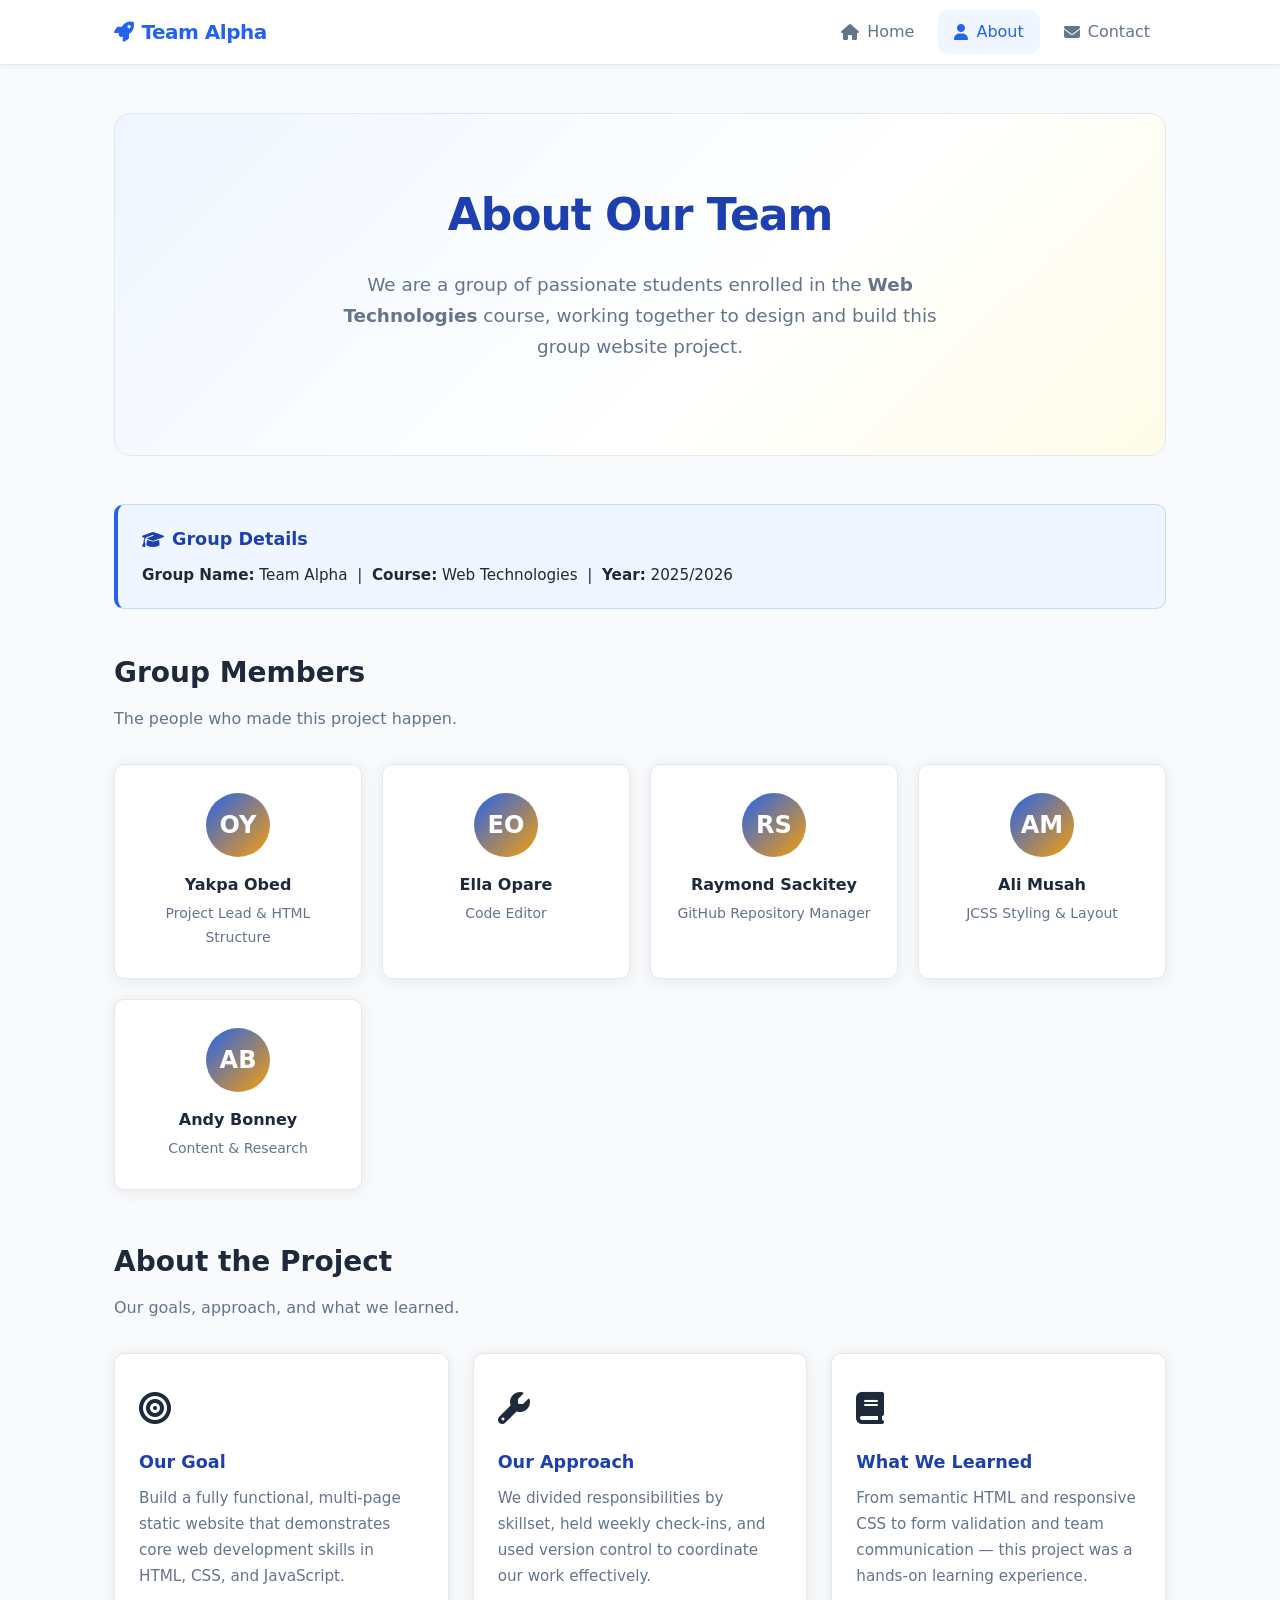
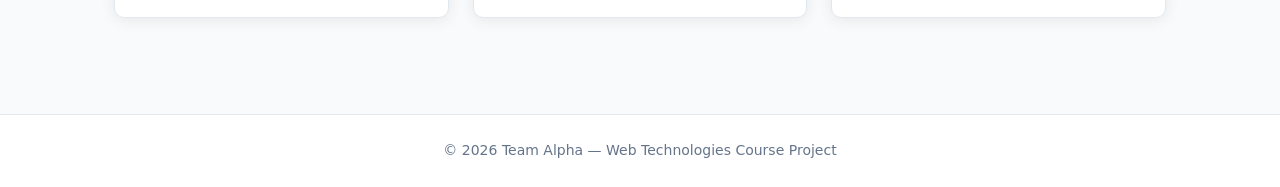
<file: about.html>
<!DOCTYPE html>
  <html lang="en">
  <head>
    <meta charset="UTF-8" />
    <meta name="viewport" content="width=device-width, initial-scale=1.0" />
    <title>Team Alpha — About</title>
    <link rel="stylesheet" href="https://cdnjs.cloudflare.com/ajax/libs/font-awesome/6.5.2/css/all.min.css" />
    <link rel="stylesheet" href="style.css" />
  </head>
  <body>

    <nav>
      <div class="nav-inner">
        <a href="index.html" class="nav-logo"><i class="fa-solid fa-rocket"></i>Team Alpha</a>
      
      <!-- Hamburger -->
      <div class="hamburger" id="hamburger">
        <span></span>
        <span></span>
        <span></span>
      </div>
      
      <ul class="nav-links" id="navLinks">
        <li><a href="index.html"><i class="fa-solid fa-house"></i>Home</a></li>
        <li><a href="about.html" class="active"><i class="fa-solid fa-user"></i>About</a></li>
        <li><a href="contact.html"><i class="fa-solid fa-envelope"></i>Contact</a></li>
      </ul>
      </div>
    </nav>

    <main>

      <section class="hero">
        <h1>About Our Team</h1>
        <p>
          We are a group of passionate students enrolled in the <strong>Web Technologies</strong> course,
          working together to design and build this group website project.
        </p>
      </section>

      <div class="info-box">
        <h2><i class="fa-solid fa-graduation-cap"></i> Group Details</h2>
        <p>
          <strong>Group Name:</strong> Team Alpha &nbsp;|&nbsp;
          <strong>Course:</strong> Web Technologies &nbsp;|&nbsp;
          <strong>Year:</strong> 2025/2026
        </p>
      </div>

      <h2 class="section-title">Group Members</h2>
      <p class="section-subtitle">The people who made this project happen.</p>

      <div class="members-grid">
        <div class="member-card">
          <div class="member-avatar">OY</div>
          <h3>Yakpa Obed</h3>
          <p>Project Lead &amp; HTML Structure</p>
        </div>
        <div class="member-card">
          <div class="member-avatar">EO</div>
          <h3>Ella Opare</h3>
          <p>Code Editor</p>
        </div>
        <div class="member-card">
          <div class="member-avatar">RS</div>
          <h3>Raymond Sackitey</h3>
          <p>GitHub Repository Manager</p>
        </div>
        <div class="member-card">
          <div class="member-avatar">AM</div>
          <h3>Ali Musah</h3>
          <p>JCSS Styling &amp; Layout</p>
        </div>
        <div class="member-card">
          <div class="member-avatar">AB</div>
          <h3>Andy Bonney</h3>
          <p>Content &amp; Research</p>
        </div>
      </div>

      <h2 class="section-title">About the Project</h2>
      <p class="section-subtitle">Our goals, approach, and what we learned.</p>

      <div class="card-grid">
        <div class="card">
          <div class="card-icon"><i class="fa-solid fa-bullseye"></i></div>
          <h3>Our Goal</h3>
          <p>Build a fully functional, multi-page static website that demonstrates core web development skills in HTML, CSS, and JavaScript.</p>
        </div>
        <div class="card">
          <div class="card-icon"><i class="fa-solid fa-wrench"></i></div>
          <h3>Our Approach</h3>
          <p>We divided responsibilities by skillset, held weekly check-ins, and used version control to coordinate our work effectively.</p>
        </div>
        <div class="card">
          <div class="card-icon"><i class="fa-solid fa-book"></i></div>
          <h3>What We Learned</h3>
          <p>From semantic HTML and responsive CSS to form validation and team communication — this project was a hands-on learning experience.</p>
        </div>
      </div>

    </main>

    <footer>
      <p>&copy; 2026 Team Alpha &mdash; Web Technologies Course Project</p>
    </footer>

    <script>
      const hamburger = document.getElementById('hamburger');
      const navLinks = document.getElementById('navLinks');
      
      hamburger.addEventListener('click', () => {
        navLinks.classList.toggle('active');
        hamburger.classList.toggle('active');
      });
      
      navLinks.querySelectorAll('a').forEach(link => {
        link.addEventListener('click', () => {
          navLinks.classList.remove('active');
          hamburger.classList.remove('active');
        });
      });
    </script>
  </body>
</html>
</file>
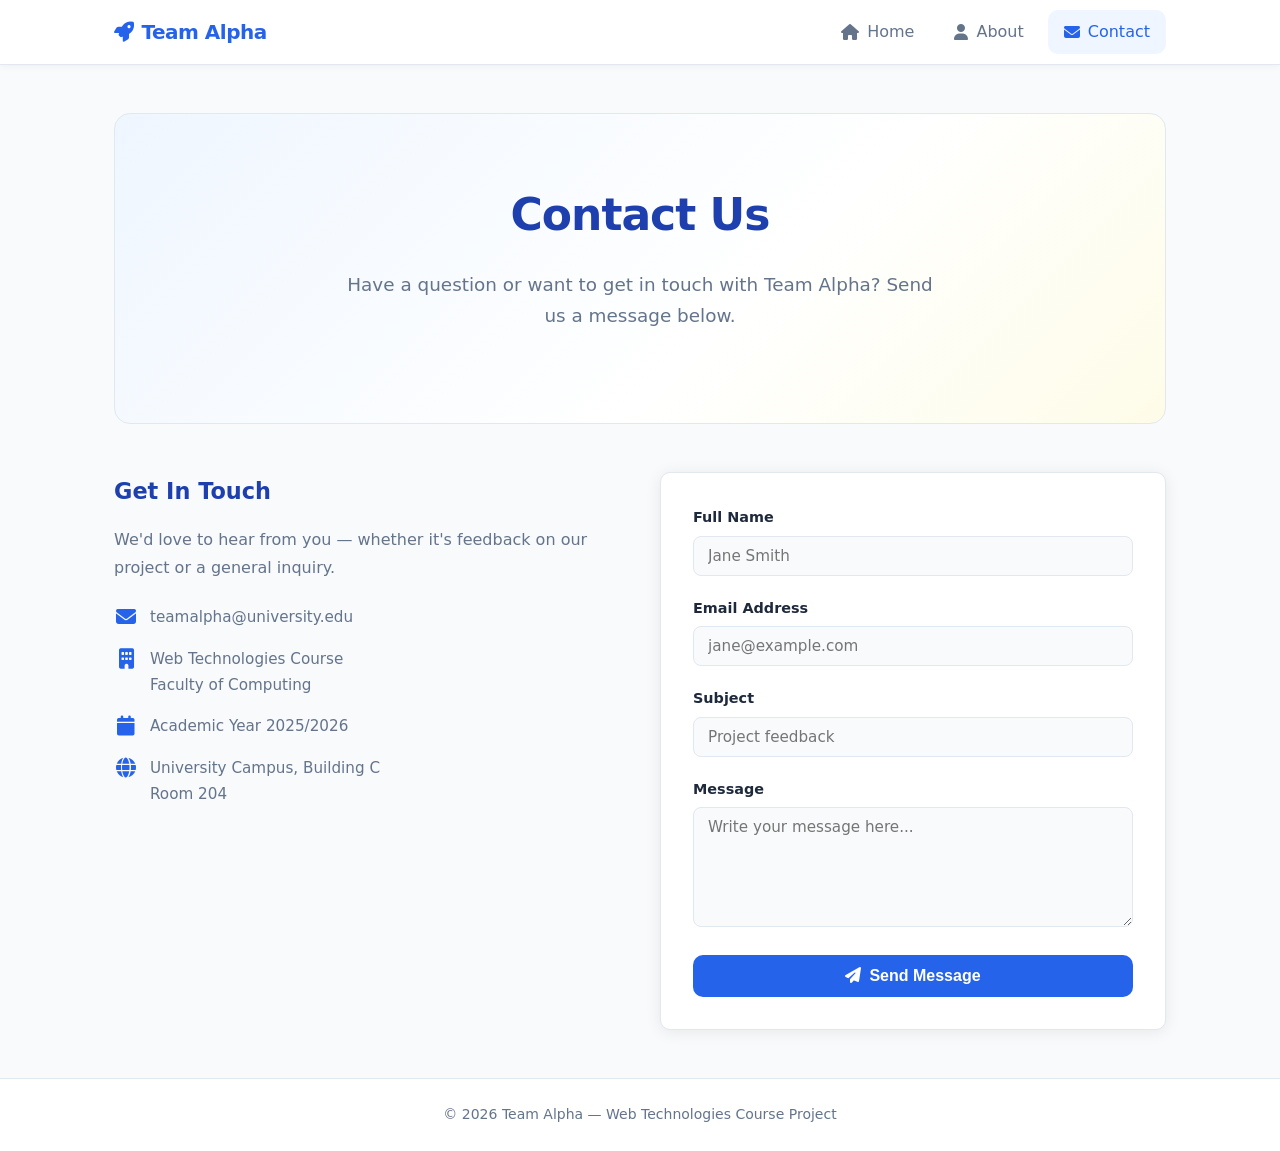
<file: contact.html>
<!DOCTYPE html>
  <html lang="en">
  <head>
    <meta charset="UTF-8" />
    <meta name="viewport" content="width=device-width, initial-scale=1.0" />
    <title>Team Alpha — Contact</title>
    <link rel="stylesheet" href="https://cdnjs.cloudflare.com/ajax/libs/font-awesome/6.5.2/css/all.min.css" />
    <link rel="stylesheet" href="style.css" />
  </head>
  <body>

    <nav>
      <div class="nav-inner">
        <a href="index.html" class="nav-logo"><i class="fa-solid fa-rocket"></i>Team Alpha</a>
        
        <!-- Hamburger -->
        <div class="hamburger" id="hamburger">
          <span></span>
          <span></span>
          <span></span>
        </div>
        
        <ul class="nav-links" id="navLinks">
          <li><a href="index.html"><i class="fa-solid fa-house"></i>Home</a></li>
          <li><a href="about.html"><i class="fa-solid fa-user"></i>About</a></li>
          <li><a href="contact.html" class="active"><i class="fa-solid fa-envelope"></i>Contact</a></li>
        </ul>
      </div>
    </nav>

    <main>

      <section class="hero">
        <h1>Contact Us</h1>
        <p>Have a question or want to get in touch with Team Alpha? Send us a message below.</p>
      </section>

      <div class="contact-wrapper">

        <div class="contact-info">
          <h2>Get In Touch</h2>
          <p style="color: var(--text-muted); margin-bottom: 24px;">
            We'd love to hear from you — whether it's feedback on our project or a general inquiry.
          </p>
          <div class="contact-detail">
            <i class="fa-solid fa-envelope"></i>
            <span>teamalpha@university.edu</span>
          </div>
          <div class="contact-detail">
            <i class="fa-solid fa-building"></i>
            <span>Web Technologies Course<br />Faculty of Computing</span>
          </div>
          <div class="contact-detail">
            <i class="fa-solid fa-calendar"></i>
            <span>Academic Year 2025/2026</span>
          </div>
          <div class="contact-detail">
            <i class="fa-solid fa-globe"></i>
            <span>University Campus, Building C<br />Room 204</span>
          </div>
        </div>

        <form id="contactForm" onsubmit="handleSubmit(event)">
          <div class="form-group">
            <label for="name">Full Name</label>
            <input type="text" id="name" name="name" placeholder="Jane Smith" required />
          </div>
          <div class="form-group">
            <label for="email">Email Address</label>
            <input type="email" id="email" name="email" placeholder="jane@example.com" required />
          </div>
          <div class="form-group">
            <label for="subject">Subject</label>
            <input type="text" id="subject" name="subject" placeholder="Project feedback" required />
          </div>
          <div class="form-group">
            <label for="message">Message</label>
            <textarea id="message" name="message" placeholder="Write your message here..." required></textarea>
          </div>
          <button type="submit" class="btn-submit"><i class="fa-solid fa-paper-plane"></i>Send Message</button>
          <div class="success-msg" id="successMsg">
            ✓ Your message has been sent! We'll get back to you soon.
          </div>
        </form>

      </div>

    </main>

    <footer>
      <p>&copy; 2026 Team Alpha &mdash; Web Technologies Course Project</p>
    </footer>

    <script>
      function handleSubmit(e) {
        e.preventDefault();
        const form = document.getElementById('contactForm');
        const msg  = document.getElementById('successMsg');
        msg.style.display = 'block';
        form.reset();
        setTimeout(() => { msg.style.display = 'none'; }, 5000);
      }
      
      const hamburger = document.getElementById('hamburger');
      const navLinks = document.getElementById('navLinks');
      
      hamburger.addEventListener('click', () => {
        navLinks.classList.toggle('active');
        hamburger.classList.toggle('active');
      });
      
      navLinks.querySelectorAll('a').forEach(link => {
        link.addEventListener('click', () => {
          navLinks.classList.remove('active');
          hamburger.classList.remove('active');
        });
      });
    </script>

</body>
</html>
</file>
<file: style.css>
/* ===== RESET & BASE ===== */
*,
*::before,
*::after {
  box-sizing: border-box;
  margin: 0;
  padding: 0;
}

:root {
  --primary: #2563eb;
  --primary-dark: #1e40af;
  --accent: #f59e0b;
  --bg: #f8fafc;
  --surface: #ffffff;
  --surface-2: #ffffff;
  --text: #1e293b;
  --text-muted: #64748b;
  --border: #e2e8f0;
  --radius: 10px;
  --shadow: 0 2px 16px rgba(0, 0, 0, 0.08);
}

body {
  font-family: "Segoe UI", system-ui, sans-serif;
  background: var(--bg);
  color: var(--text);
  line-height: 1.7;
  min-height: 100vh;
  display: flex;
  flex-direction: column;
}

/* ===== NAVIGATION ===== */
nav {
  background: var(--surface);
  border-bottom: 1px solid var(--border);
  box-shadow: 0 1px 8px rgba(0, 0, 0, 0.05);
  position: sticky;
  top: 0;
  z-index: 100;
}

.nav-inner {
  max-width: 1100px;
  margin: 0 auto;
  padding: 0 24px;
  display: flex;
  align-items: center;
  justify-content: space-between;
  height: 64px;
}

.nav-logo {
  font-size: 1.25rem;
  font-weight: 700;
  color: var(--primary);
  text-decoration: none;
  letter-spacing: -0.5px;
  display: inline-flex;
  align-items: center;
  gap: 8px;
}

.nav-links {
  display: flex;
  gap: 8px;
  list-style: none;
}

.nav-links a {
  text-decoration: none;
  color: var(--text-muted);
  font-weight: 500;
  padding: 8px 16px;
  border-radius: var(--radius);
  transition:
    color 0.2s,
    background 0.2s;
  display: inline-flex;
  align-items: center;
  gap: 8px;
}

.nav-links a:hover,
.nav-links a.active {
  color: var(--primary);
  background: #eff6ff;
}

/* ===== HAMBURGER MENU ===== */
.hamburger {
  display: none;
  flex-direction: column;
  cursor: pointer;
  gap: 6px;
  background: none;
  border: none;
  padding: 0;
}

.hamburger span {
  width: 25px;
  height: 3px;
  background: var(--text);
  border-radius: 2px;
  transition: all 0.3s ease;
}

.hamburger.active span:nth-child(1) {
  transform: rotate(45deg) translate(8px, 8px);
}

.hamburger.active span:nth-child(2) {
  opacity: 0;
}

.hamburger.active span:nth-child(3) {
  transform: rotate(-45deg) translate(8px, -8px);
}

/* ===== MAIN CONTENT ===== */
main {
  flex: 1;
  max-width: 1100px;
  margin: 0 auto;
  padding: 48px 24px;
  width: 100%;
}

/* ===== HERO ===== */
.hero {
  text-align: center;
  padding: 64px 24px;
  background: linear-gradient(135deg, #eff6ff 0%, #fff 60%, #fefce8 100%);
  border-radius: 16px;
  margin-bottom: 48px;
  border: 1px solid var(--border);
}

.hero h1 {
  font-size: 2.75rem;
  font-weight: 800;
  color: var(--primary-dark);
  margin-bottom: 16px;
  letter-spacing: -1px;
}

.hero p {
  font-size: 1.15rem;
  color: var(--text-muted);
  max-width: 600px;
  margin: 0 auto 28px;
}

.btn {
  display: inline-block;
  background: var(--primary);
  color: #fff;
  padding: 12px 28px;
  border-radius: var(--radius);
  text-decoration: none;
  font-weight: 600;
  transition:
    background 0.2s,
    transform 0.1s;
}

.btn:hover {
  transform: translateY(-1px);
  background: var(--primary-dark);
}

/* ===== HERO IMAGE ===== */
.hero-image {
  width: 100%;
  max-height: 340px;
  object-fit: cover;
  border-radius: 12px;
  margin-bottom: 48px;
  border: 1px solid var(--border);
  box-shadow: var(--shadow);
}

/* ===== CARDS / GRID ===== */
.card-grid {
  display: grid;
  grid-template-columns: repeat(auto-fit, minmax(260px, 1fr));
  gap: 24px;
  margin-bottom: 48px;
}

.card {
  background: var(--surface);
  border: 1px solid var(--border);
  border-radius: var(--radius);
  padding: 28px 24px;
  box-shadow: var(--shadow);
  transition:
    transform 0.2s,
    box-shadow 0.2s;
}

.card:hover {
  transform: translateY(-3px);
  box-shadow: 0 8px 24px rgba(0, 0, 0, 0.12);
}

.card-icon {
  font-size: 2rem;
  margin-bottom: 12px;
}

.card-icon i,
.nav-logo i,
.nav-links a i,
.info-box h2 i,
.contact-detail i,
.btn-submit i {
  line-height: 1;
}

.card h3 {
  font-size: 1.1rem;
  font-weight: 700;
  margin-bottom: 8px;
  color: var(--primary-dark);
}

.card p {
  color: var(--text-muted);
  font-size: 0.95rem;
}

/* ===== SECTION HEADINGS ===== */
.section-title {
  font-size: 1.75rem;
  font-weight: 700;
  color: var(--text);
  margin-bottom: 8px;
}

.section-subtitle {
  color: var(--text-muted);
  margin-bottom: 32px;
}

/* ===== TEAM MEMBERS ===== */
.members-grid {
  display: grid;
  grid-template-columns: repeat(auto-fit, minmax(200px, 1fr));
  gap: 20px;
  margin-bottom: 48px;
}

.member-card {
  background: var(--surface);
  border: 1px solid var(--border);
  border-radius: var(--radius);
  padding: 28px 20px;
  text-align: center;
  box-shadow: var(--shadow);
}

.member-avatar {
  width: 64px;
  height: 64px;
  border-radius: 50%;
  background: linear-gradient(135deg, var(--primary), var(--accent));
  display: flex;
  align-items: center;
  justify-content: center;
  font-size: 1.5rem;
  color: #fff;
  font-weight: 700;
  margin: 0 auto 14px;
}

.member-card h3 {
  font-weight: 700;
  font-size: 1rem;
  margin-bottom: 4px;
}

.member-card p {
  font-size: 0.875rem;
  color: var(--text-muted);
}

/* ===== INFO BOX ===== */
.info-box {
  background: #eff6ff;
  border: 1px solid #bfdbfe;
  border-left: 4px solid var(--primary);
  border-radius: var(--radius);
  padding: 20px 24px;
  margin-bottom: 40px;
}

.info-box h2 {
  color: var(--primary-dark);
  margin-bottom: 8px;
  font-size: 1.1rem;
  display: inline-flex;
  align-items: center;
  gap: 8px;
}

.info-box p {
  color: var(--text);
  font-size: 0.95rem;
}

/* ===== CONTACT FORM ===== */
.contact-wrapper {
  display: grid;
  grid-template-columns: 1fr 1fr;
  gap: 40px;
  align-items: start;
}

.contact-info h2 {
  font-size: 1.4rem;
  font-weight: 700;
  margin-bottom: 16px;
  color: var(--primary-dark);
}

.contact-detail {
  display: flex;
  align-items: flex-start;
  gap: 12px;
  margin-bottom: 16px;
  font-size: 0.95rem;
  color: var(--text-muted);
}

.contact-detail i {
  font-size: 1.25rem;
  width: 1.5rem;
  text-align: center;
  color: var(--primary);
  margin-top: 2px;
}

form {
  background: var(--surface);
  border: 1px solid var(--border);
  border-radius: var(--radius);
  padding: 32px;
  box-shadow: var(--shadow);
}

.form-group {
  margin-bottom: 20px;
}

label {
  display: block;
  font-weight: 600;
  font-size: 0.9rem;
  margin-bottom: 6px;
  color: var(--text);
}

input,
textarea {
  width: 100%;
  padding: 10px 14px;
  border: 1px solid var(--border);
  border-radius: 8px;
  font-family: inherit;
  font-size: 0.95rem;
  color: var(--text);
  background: var(--bg);
  transition:
    border-color 0.2s,
    box-shadow 0.2s;
}

input:focus,
textarea:focus {
  outline: none;
  border-color: var(--primary);
  box-shadow: 0 0 0 3px rgba(37, 99, 235, 0.1);
}

textarea {
  resize: vertical;
  min-height: 120px;
}

.btn-submit {
  width: 100%;
  background: var(--primary);
  color: #fff;
  border: none;
  padding: 12px 24px;
  border-radius: var(--radius);
  font-size: 1rem;
  font-weight: 600;
  cursor: pointer;
  transition:
    background 0.2s,
    transform 0.1s;
}

.btn-submit i {
  margin-right: 8px;
}

.btn-submit:hover {
  transform: translateY(-1px);
  background: var(--primary-dark);
}

.success-msg {
  display: none;
  background: #dcfce7;
  border: 1px solid #86efac;
  color: #15803d;
  border-radius: 8px;
  padding: 12px 16px;
  margin-top: 16px;
  font-weight: 500;
}

/* ===== FOOTER ===== */
footer {
  background: var(--surface);
  border-top: 1px solid var(--border);
  text-align: center;
  padding: 24px;
  color: var(--text-muted);
  font-size: 0.875rem;
}

a {
  text-decoration: none;
  color: inherit;
}


.card {
  background: var(--surface);
  border: 1px solid var(--border);
  border-radius: var(--radius);
  padding: 28px 24px;
  box-shadow: var(--shadow);
  transition:
    transform 0.2s,
    box-shadow 0.2s;
}

.card:hover {
  transform: translateY(-3px);
  box-shadow: 0 8px 24px rgba(0, 0, 0, 0.12);
}

.card-icon {
  font-size: 2rem;
  margin-bottom: 12px;
}

.card-icon i,
.nav-logo i,
.nav-links a i,
.info-box h2 i,
.contact-detail i,
.btn-submit i {
  line-height: 1;
}

.card h3 {
  font-size: 1.1rem;
  font-weight: 700;
  margin-bottom: 8px;
  color: var(--primary-dark);
}

.card p {
  color: var(--text-muted);
  font-size: 0.95rem;
}

/* ===== SECTION HEADINGS ===== */
.section-title {
  font-size: 1.75rem;
  font-weight: 700;
  color: var(--text);
  margin-bottom: 8px;
}

.section-subtitle {
  color: var(--text-muted);
  margin-bottom: 32px;
}

/* ===== TEAM MEMBERS ===== */
.members-grid {
  display: grid;
  grid-template-columns: repeat(auto-fit, minmax(200px, 1fr));
  gap: 20px;
  margin-bottom: 48px;
}

.member-card {
  background: var(--surface);
  border: 1px solid var(--border);
  border-radius: var(--radius);
  padding: 28px 20px;
  text-align: center;
  box-shadow: var(--shadow);
}

.member-avatar {
  width: 64px;
  height: 64px;
  border-radius: 50%;
  background: linear-gradient(135deg, var(--primary), var(--accent));
  display: flex;
  align-items: center;
  justify-content: center;
  font-size: 1.5rem;
  color: #fff;
  font-weight: 700;
  margin: 0 auto 14px;
}

.member-card h3 {
  font-weight: 700;
  font-size: 1rem;
  margin-bottom: 4px;
}

.member-card p {
  font-size: 0.875rem;
  color: var(--text-muted);
}

/* ===== INFO BOX ===== */
.info-box {
  background: #eff6ff;
  border: 1px solid #bfdbfe;
  border-left: 4px solid var(--primary);
  border-radius: var(--radius);
  padding: 20px 24px;
  margin-bottom: 40px;
}

.info-box h2 {
  color: var(--primary-dark);
  margin-bottom: 8px;
  font-size: 1.1rem;
  display: inline-flex;
  align-items: center;
  gap: 8px;
}

.info-box p {
  color: var(--text);
  font-size: 0.95rem;
}

/* ===== CONTACT FORM ===== */
.contact-wrapper {
  display: grid;
  grid-template-columns: 1fr 1fr;
  gap: 40px;
  align-items: start;
}

.contact-info h2 {
  font-size: 1.4rem;
  font-weight: 700;
  margin-bottom: 16px;
  color: var(--primary-dark);
}

.contact-detail {
  display: flex;
  align-items: flex-start;
  gap: 12px;
  margin-bottom: 16px;
  font-size: 0.95rem;
  color: var(--text-muted);
}

.contact-detail i {
  font-size: 1.25rem;
  width: 1.5rem;
  text-align: center;
  color: var(--primary);
  margin-top: 2px;
}

form {
  background: var(--surface);
  border: 1px solid var(--border);
  border-radius: var(--radius);
  padding: 32px;
  box-shadow: var(--shadow);
}

.form-group {
  margin-bottom: 20px;
}

label {
  display: block;
  font-weight: 600;
  font-size: 0.9rem;
  margin-bottom: 6px;
  color: var(--text);
}

input,
textarea {
  width: 100%;
  padding: 10px 14px;
  border: 1px solid var(--border);
  border-radius: 8px;
  font-family: inherit;
  font-size: 0.95rem;
  color: var(--text);
  background: var(--bg);
  transition:
    border-color 0.2s,
    box-shadow 0.2s;
}

input:focus,
textarea:focus {
  outline: none;
  border-color: var(--primary);
  box-shadow: 0 0 0 3px rgba(37, 99, 235, 0.1);
}

textarea {
  resize: vertical;
  min-height: 120px;
}

.btn-submit {
  width: 100%;
  background: var(--primary);
  color: #fff;
  border: none;
  padding: 12px 24px;
  border-radius: var(--radius);
  font-size: 1rem;
  font-weight: 600;
  cursor: pointer;
  transition:
    background 0.2s,
    transform 0.1s;
}

.btn-submit i {
  margin-right: 8px;
}

.btn-submit:hover {
  transform: translateY(-1px);
  background: var(--primary-dark);
}

.success-msg {
  display: none;
  background: #dcfce7;
  border: 1px solid #86efac;
  color: #15803d;
  border-radius: 8px;
  padding: 12px 16px;
  margin-top: 16px;
  font-weight: 500;
}

/* ===== FOOTER ===== */
footer {
  background: var(--surface);
  border-top: 1px solid var(--border);
  text-align: center;
  padding: 24px;
  color: var(--text-muted);
  font-size: 0.875rem;
}

/* ===== RESPONSIVE ===== */
/* @media (max-width: 700px) {
  .hero h1 { font-size: 1.9rem; }
  .contact-wrapper { grid-template-columns: 1fr; }
  .nav-links a { padding: 8px 10px; font-size: 0.9rem; }
} */

@media screen and (max-width: 768px) {
  .hamburger {
    display: block;
    color: var(--text-color);
  }

  .nav-links {
    position: absolute;
    top: 70px;
    right: 0;
    background: var(--bg-color);
    width: 200px;
    height: 0;
    overflow: hidden;
    flex-direction: column;
    gap: 15px;
    padding: 0;
    transition: 0.3s;
    opacity: 0;
  }

  .nav-links.show {
    height: 250px;
    padding: 20px;
    opacity: 1;
  }

  .nav-links li a {
    font-size: 17px;
    padding: 10px;
    display: block;
  }
}

a {
  text-decoration: none;
  color: inherit;
}
</file>
